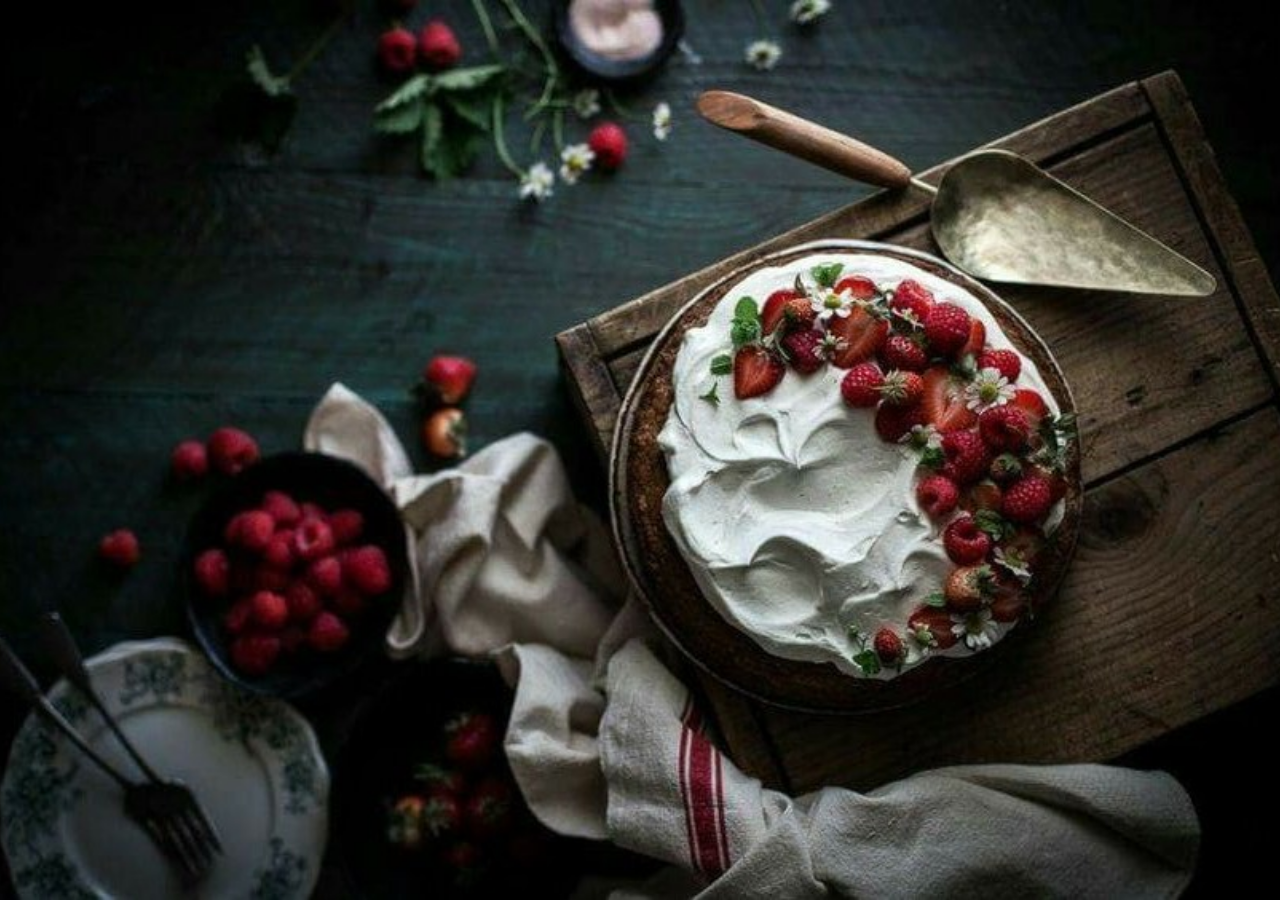
<file: Rev Charmant/ddd.html>
<!DOCTYPE html>
<html lang="en">
  <head>
    <meta charset="UTF-8" />
    <meta name="viewport" content="width=device-width, initial-scale=1.0" />
    <title>Document</title>
    <style>
      body {
        margin: 0;
        overflow: hidden;
      }

      .slideshow {
        margin: 0 auto;
        position: relative;
        width: 100%;
        height: 100vh;
        padding: 0;

        background-size: cover; /* 이미지를 화면에 맞게 조절 */
        background-position: center; /* 이미지를 가운데 정렬 */
        background-repeat: no-repeat; /* 배경 이미지 반복 없음 */
      }

      .slideshow > div {
        position: absolute;
        width: 100%;
        height: 100%;
        background-size: cover;
        background-position: center;
        background-repeat: no-repeat;
      }
    </style>
  </head>
  <body>
    <div class="slideshow">
      <div style="background-image: url('./image/berry.jpg')"></div>
      <div style="background-image: url('./image/choco1.jpg')"></div>
      <div style="background-image: url('./image/choco2.jpg')"></div>
      <div
        style="background-image: url('./image/slider-2-background-img-1.jpg')"
      ></div>
    </div>

    <script src="https://code.jquery.com/jquery-3.6.4.min.js"></script>
    <script>
      $(document).ready(function () {
        $(".slideshow > div:gt(0)").hide();

        setInterval(function () {
          $(".slideshow > div:first")
            .fadeOut(2500)
            .next()
            .fadeIn(2000)
            .end()
            .appendTo(".slideshow");
        }, 3600);
      });
    </script>
  </body>
</html>
</file>
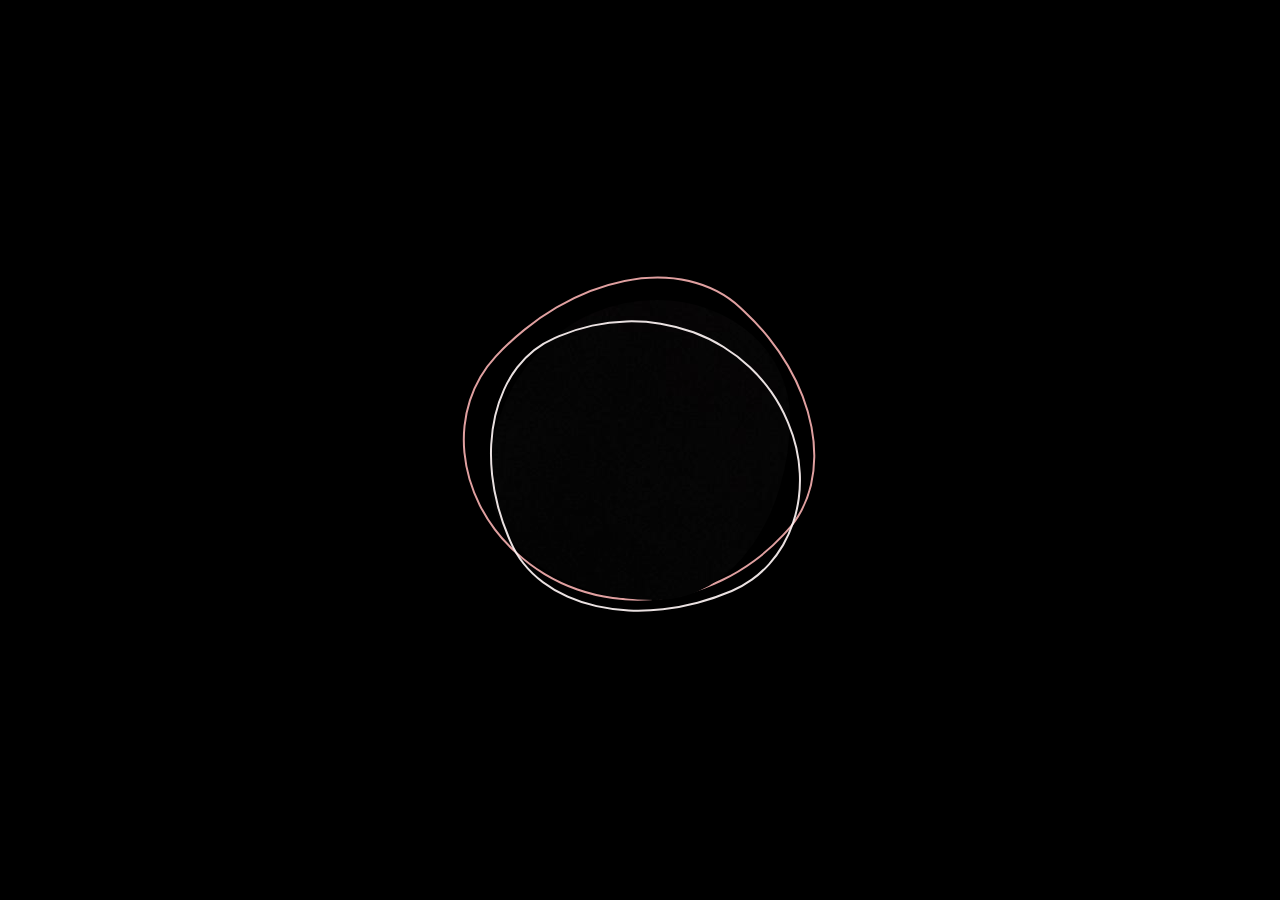
<file: Rev Charmant/main/main.html>
<!DOCTYPE html>
<html lang="en">
  <head>
    <meta charset="UTF-8" />
    <meta name="viewport" content="width=device-width, initial-scale=1.0" />
    <link rel="stylesheet" href="style.css" />
    <title>Document</title>
  </head>
  <body>
    <div class="wrapper">
      <div class="round"></div>
    </div>
  </body>
</html>
</file>
<file: Rev Charmant/main/style.css>
body {
  margin: 0;
  padding: 0;
  background: #000;
  overflow: hidden;
}
* {
  margin: 0;
  padding: 0;
}
.wrapper {
  display: flex;
  width: 100vw;
  height: 100vh;
  justify-content: center;
  align-items: center;
}
.round {
  width: 40vw;
  max-width: 300px;
  height: 40vw;
  max-height: 300px;
  border-radius: 68% 54% 54% 67% / 72% 48% 75% 49%;
  background-color: blueviolet;
  background-image: url(../image/cake.jpg);

  position: relative;
  animation: rotate 60s infinite linear;
}
.round::before {
  content: "";
  display: block;
  width: 100%;
  height: 100%;
  position: absolute;
  top: 1vw;
  left: 0;
  border-radius: inherit;
  border: 2px solid rgba(251, 241, 241, 0.933);
  transform: rotate(67deg);
  animation: rotate 20s infinite linear;
}
.round::after {
  content: "";
  display: block;
  width: 110%;
  height: 110%;
  position: absolute;
  top: -8%;
  left: -5%;
  border-radius: inherit;
  border: 2px solid rgba(253, 180, 180, 0.886);
  transform: rotate(223deg);
  z-index: -1;
  animation: rotate 40s infinite linear;
}
@keyframes rotate {
  0% {
    transform: rotate(0deg) scale(1);
  }
  25% {
    transform: rotate(90deg) scale(1.1);
  }
  50% {
    transform: rotate(180deg) scale(0.9);
  }
  75% {
    transform: rotate(270deg) scale(1.1);
  }
  100% {
    transform: rotate(360deg) scale(1);
  }
}
</file>
